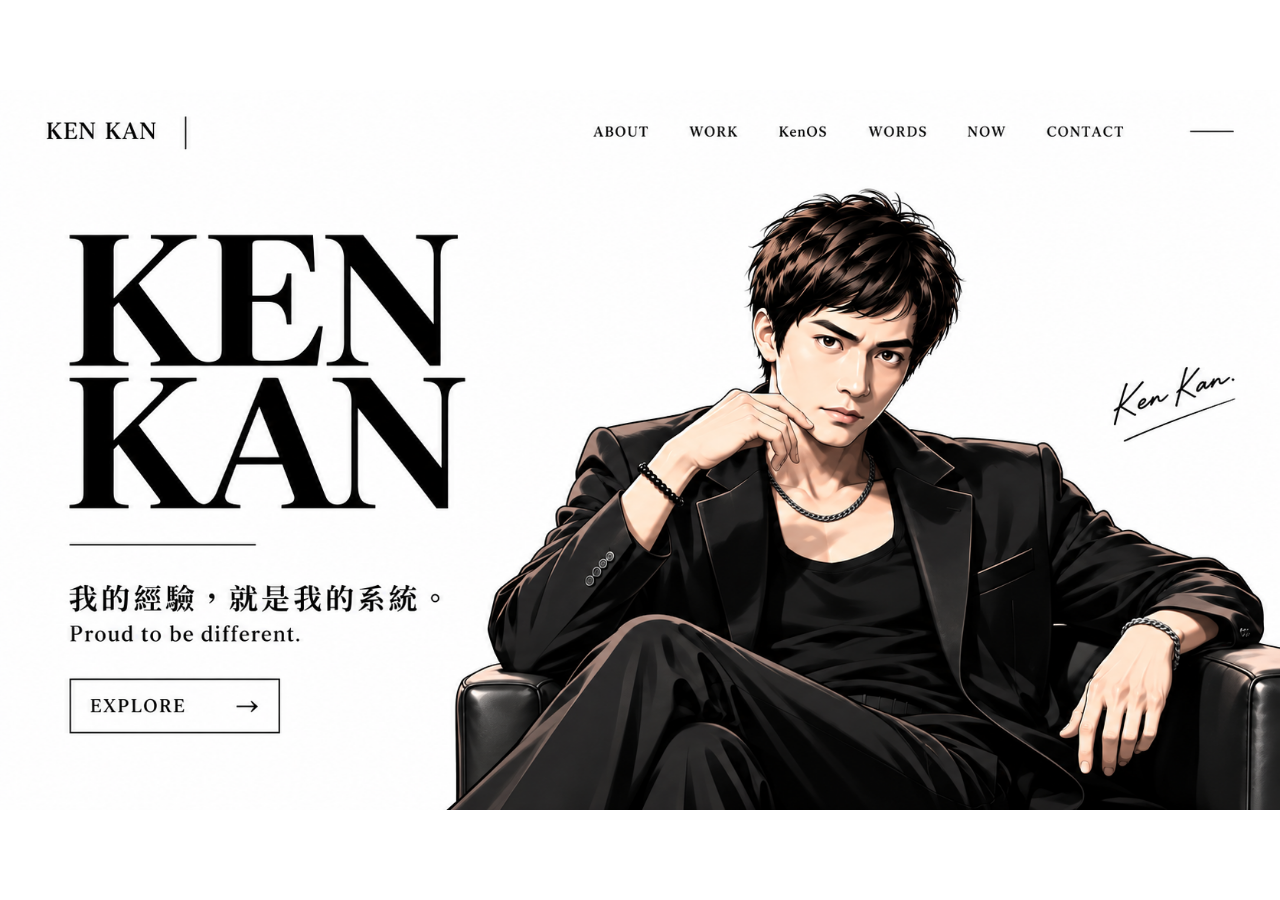
<file: index.html>
<!doctype html><html lang="en"><head><meta charset="utf-8"><meta name="viewport" content="width=device-width,initial-scale=1"><meta name="theme-color" content="#ffffff"><title>Ken Kan</title><meta name="description" content="Ken Kan — Built on Standards, not on Approval."><style>
*{box-sizing:border-box}html,body{margin:0;width:100%;height:100%;background:#fff;overflow:hidden}
.hero-stage{position:fixed;inset:0;display:grid;place-items:center;background:#fff;overflow:hidden}
.hero-canvas{position:relative;width:min(100vw,calc(100vh * 1672 / 941));height:min(100vh,calc(100vw * 941 / 1672));aspect-ratio:1672/941}
.hero-image{display:block;width:100%;height:100%;object-fit:contain;user-select:none;-webkit-user-drag:none}
.hotspot{position:absolute;display:block;background:transparent;border:0;text-decoration:none;cursor:pointer}
.home{left:2.2%;top:2.1%;width:12.5%;height:7%}
.about{left:45.3%;top:1.7%;width:6.2%;height:6.8%}
.work{left:52.6%;top:1.7%;width:6%;height:6.8%}
.kenos{left:59.5%;top:1.7%;width:6.3%;height:6.8%}
.words{left:66.8%;top:1.7%;width:6.5%;height:6.8%}
.now{left:74.2%;top:1.7%;width:5%;height:6.8%}
.contact{left:80.2%;top:1.7%;width:8%;height:6.8%}
.explore{left:5.1%;top:79.2%;width:17%;height:9.5%}
.sr-only{position:absolute!important;width:1px!important;height:1px!important;padding:0!important;margin:-1px!important;overflow:hidden!important;clip:rect(0,0,0,0)!important;white-space:nowrap!important;border:0!important}
@media(max-aspect-ratio:1/1){body{overflow:auto}.hero-stage{position:relative;min-height:100svh}}
</style></head><body><main class="hero-stage"><div class="hero-canvas"><img class="hero-image" src="homepage-master.png" alt="Ken Kan — Built on Standards, not on Approval" width="1672" height="941"><h1 class="sr-only">Ken Kan</h1><p class="sr-only">Built on Standards, not on Approval.</p>
<a class="hotspot home" href="index.html" aria-label="Ken Kan home"></a>
<a class="hotspot about" href="about.html" aria-label="About"></a>
<a class="hotspot work" href="work.html" aria-label="Work"></a>
<a class="hotspot kenos" href="kenos.html" aria-label="KenOS"></a>
<a class="hotspot words" href="words.html" aria-label="Words"></a>
<a class="hotspot now" href="now.html" aria-label="Now"></a>
<a class="hotspot contact" href="contact.html" aria-label="Contact"></a>
<a class="hotspot explore" href="about.html" aria-label="Explore"></a>
</div></main></body></html>
</file>
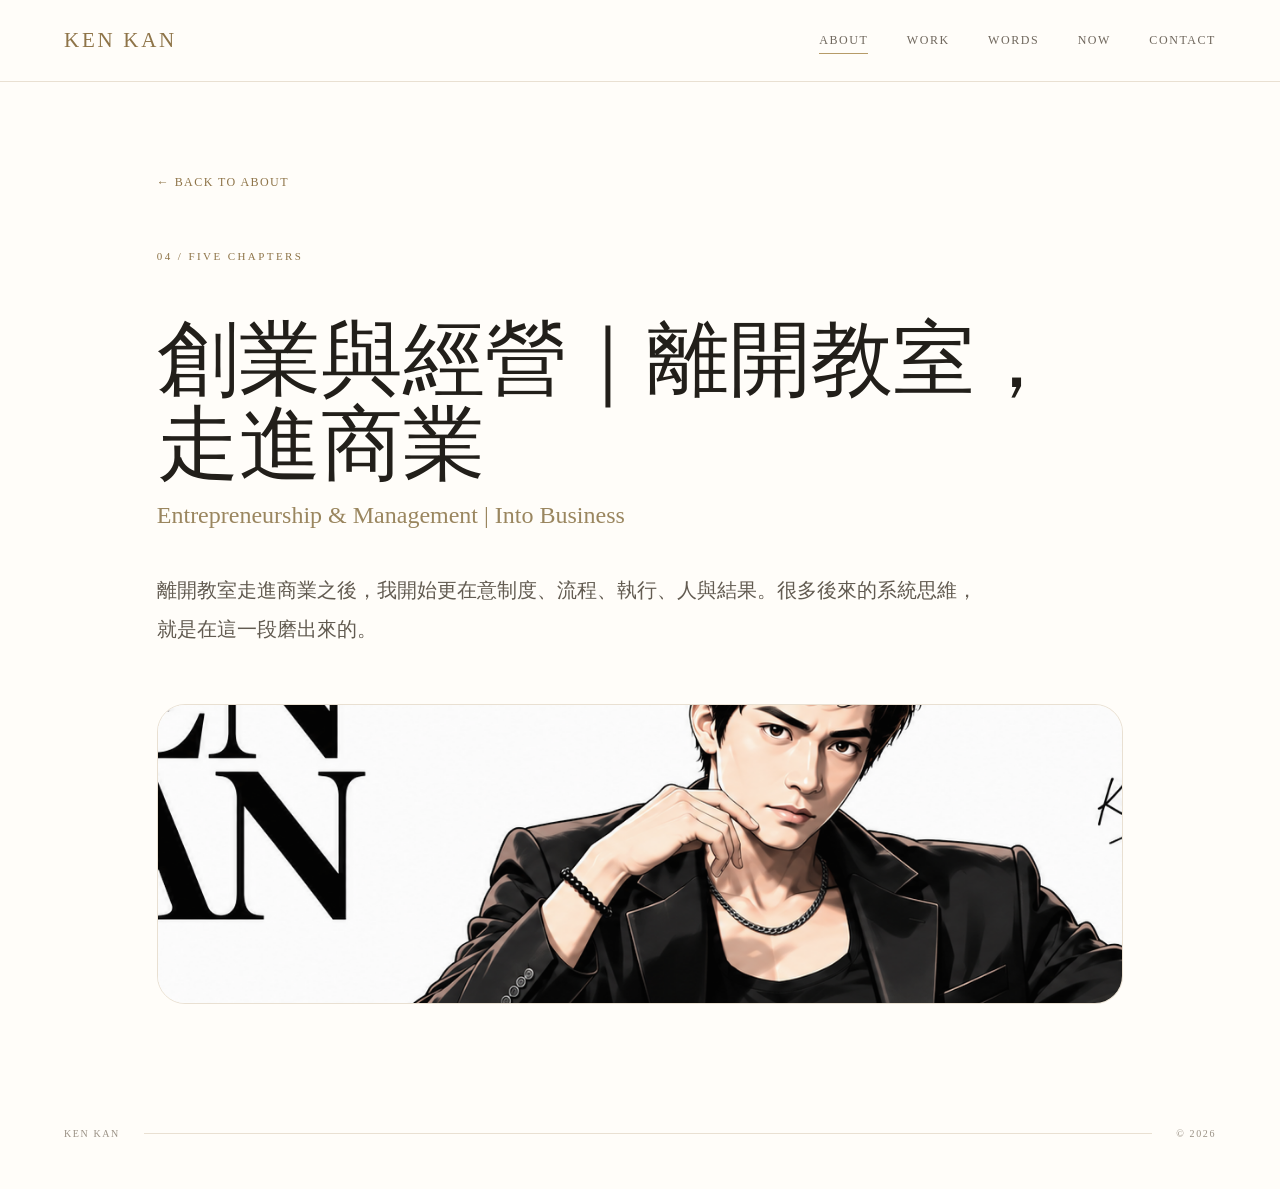
<file: about-business.html>
<!doctype html><html lang="zh-Hant"><head><meta charset="utf-8"><meta name="viewport" content="width=device-width,initial-scale=1"><meta name="theme-color" content="#fffdf9"><title>創業與經營｜離開教室，走進商業 — Ken Kan</title><meta name="description" content="Ken Kan — experience, systems, work, words and what comes next."><link rel="stylesheet" href="assets/light.css"></head><body class="light-page"><header class="light-header"><a class="light-brand" href="index.html">KEN KAN</a><nav class="light-nav">
<a class="active" href="about.html">ABOUT</a>
<a class="" href="work.html">WORK</a>
<a class="" href="words.html">WORDS</a>
<a class="" href="now.html">NOW</a>
<a class="" href="contact.html">CONTACT</a>
</nav></header><main class="chapter-page"><a class="back" href="about.html">← BACK TO ABOUT</a><div class="section-no" style="margin-top:60px">04 / FIVE CHAPTERS</div><h1>創業與經營｜離開教室，走進商業</h1><h2>Entrepreneurship & Management | Into Business</h2><p class="intro">離開教室走進商業之後，我開始更在意制度、流程、執行、人與結果。很多後來的系統思維，就是在這一段磨出來的。</p><div class="chapter-visual"><div class="cartoon-frame" style="width:100%;height:100%;aspect-ratio:auto;border-radius:0"><img src="homepage-master.png" alt="" style="width:150%;height:100%;object-fit:cover;object-position:78% 50%;transform:translateX(-22%)"></div></div></main><footer class="light-footer"><div>KEN KAN</div><div class="rule"></div><div>© 2026</div></footer></body></html>
</file>
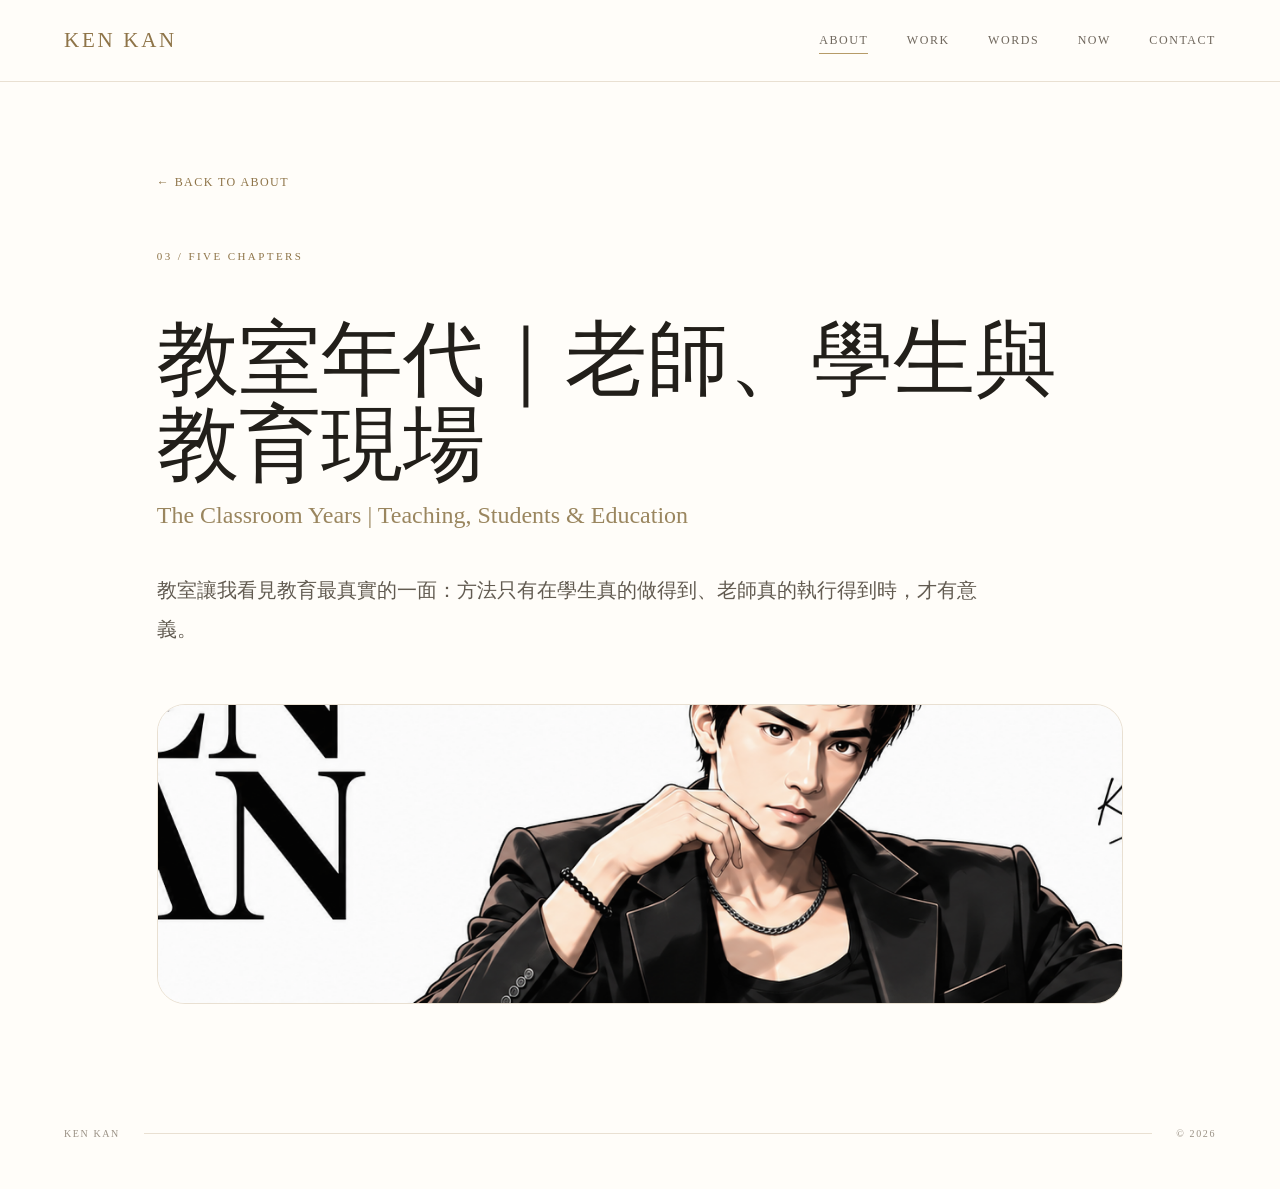
<file: about-classroom.html>
<!doctype html><html lang="zh-Hant"><head><meta charset="utf-8"><meta name="viewport" content="width=device-width,initial-scale=1"><meta name="theme-color" content="#fffdf9"><title>教室年代｜老師、學生與教育現場 — Ken Kan</title><meta name="description" content="Ken Kan — experience, systems, work, words and what comes next."><link rel="stylesheet" href="assets/light.css"></head><body class="light-page"><header class="light-header"><a class="light-brand" href="index.html">KEN KAN</a><nav class="light-nav">
<a class="active" href="about.html">ABOUT</a>
<a class="" href="work.html">WORK</a>
<a class="" href="words.html">WORDS</a>
<a class="" href="now.html">NOW</a>
<a class="" href="contact.html">CONTACT</a>
</nav></header><main class="chapter-page"><a class="back" href="about.html">← BACK TO ABOUT</a><div class="section-no" style="margin-top:60px">03 / FIVE CHAPTERS</div><h1>教室年代｜老師、學生與教育現場</h1><h2>The Classroom Years | Teaching, Students & Education</h2><p class="intro">教室讓我看見教育最真實的一面：方法只有在學生真的做得到、老師真的執行得到時，才有意義。</p><div class="chapter-visual"><div class="cartoon-frame" style="width:100%;height:100%;aspect-ratio:auto;border-radius:0"><img src="homepage-master.png" alt="" style="width:150%;height:100%;object-fit:cover;object-position:78% 50%;transform:translateX(-22%)"></div></div></main><footer class="light-footer"><div>KEN KAN</div><div class="rule"></div><div>© 2026</div></footer></body></html>
</file>
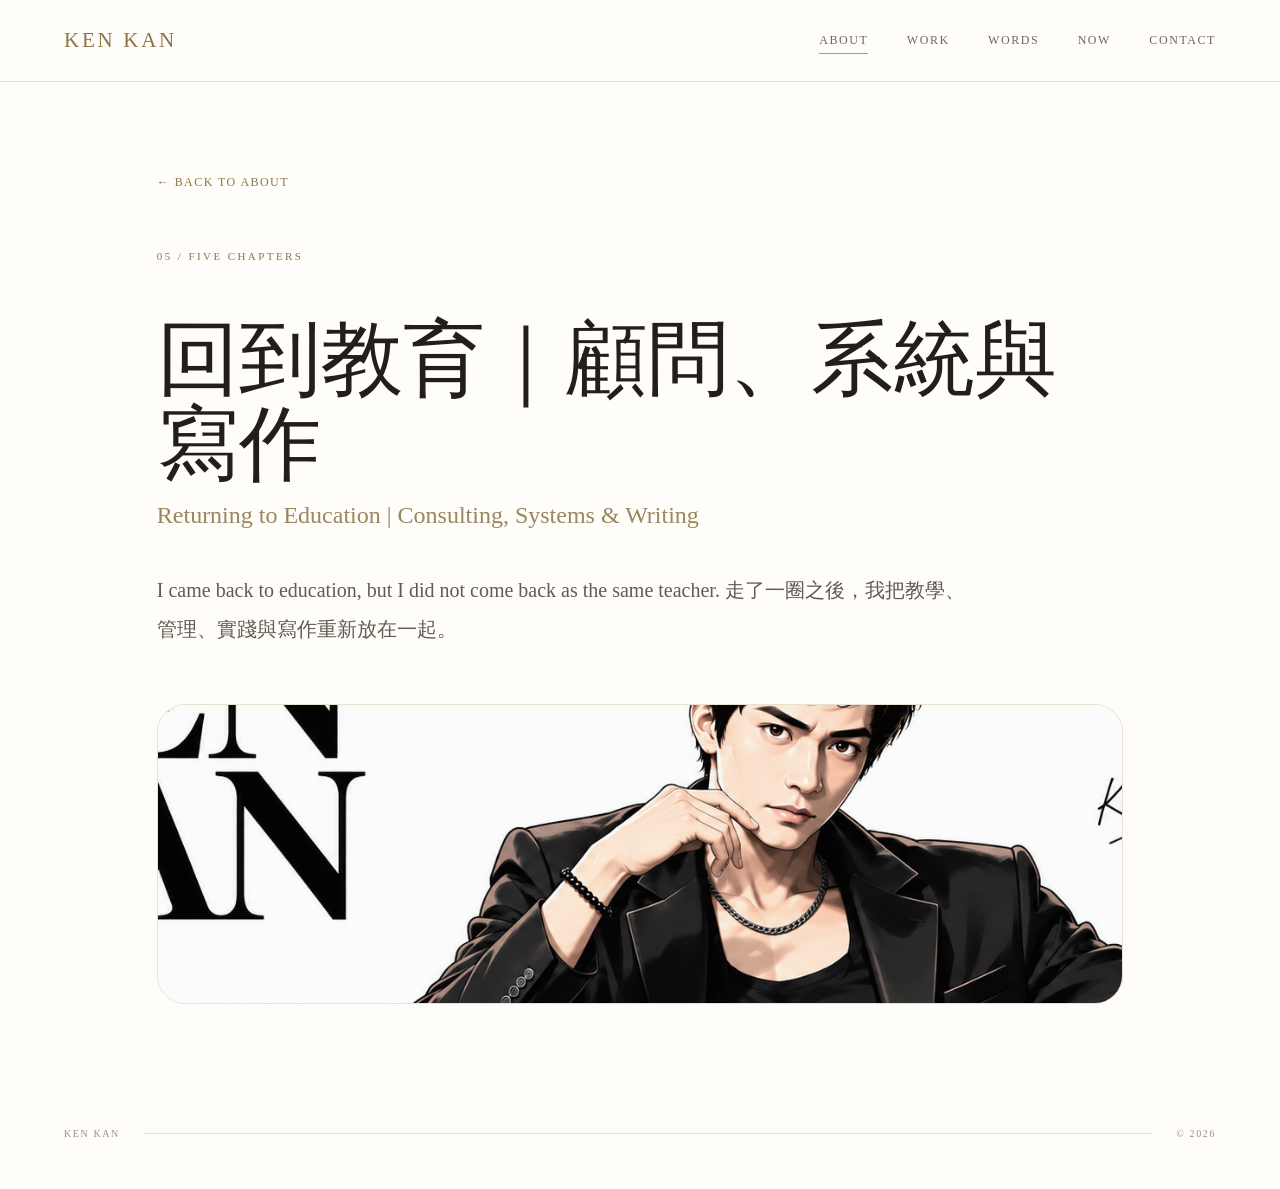
<file: about-return.html>
<!doctype html><html lang="zh-Hant"><head><meta charset="utf-8"><meta name="viewport" content="width=device-width,initial-scale=1"><meta name="theme-color" content="#fffdf9"><title>回到教育｜顧問、系統與寫作 — Ken Kan</title><meta name="description" content="Ken Kan — experience, systems, work, words and what comes next."><link rel="stylesheet" href="assets/light.css"></head><body class="light-page"><header class="light-header"><a class="light-brand" href="index.html">KEN KAN</a><nav class="light-nav">
<a class="active" href="about.html">ABOUT</a>
<a class="" href="work.html">WORK</a>
<a class="" href="words.html">WORDS</a>
<a class="" href="now.html">NOW</a>
<a class="" href="contact.html">CONTACT</a>
</nav></header><main class="chapter-page"><a class="back" href="about.html">← BACK TO ABOUT</a><div class="section-no" style="margin-top:60px">05 / FIVE CHAPTERS</div><h1>回到教育｜顧問、系統與寫作</h1><h2>Returning to Education | Consulting, Systems & Writing</h2><p class="intro">I came back to education, but I did not come back as the same teacher. 走了一圈之後，我把教學、管理、實踐與寫作重新放在一起。</p><div class="chapter-visual"><div class="cartoon-frame" style="width:100%;height:100%;aspect-ratio:auto;border-radius:0"><img src="homepage-master.png" alt="" style="width:150%;height:100%;object-fit:cover;object-position:78% 50%;transform:translateX(-22%)"></div></div></main><footer class="light-footer"><div>KEN KAN</div><div class="rule"></div><div>© 2026</div></footer></body></html>
</file>
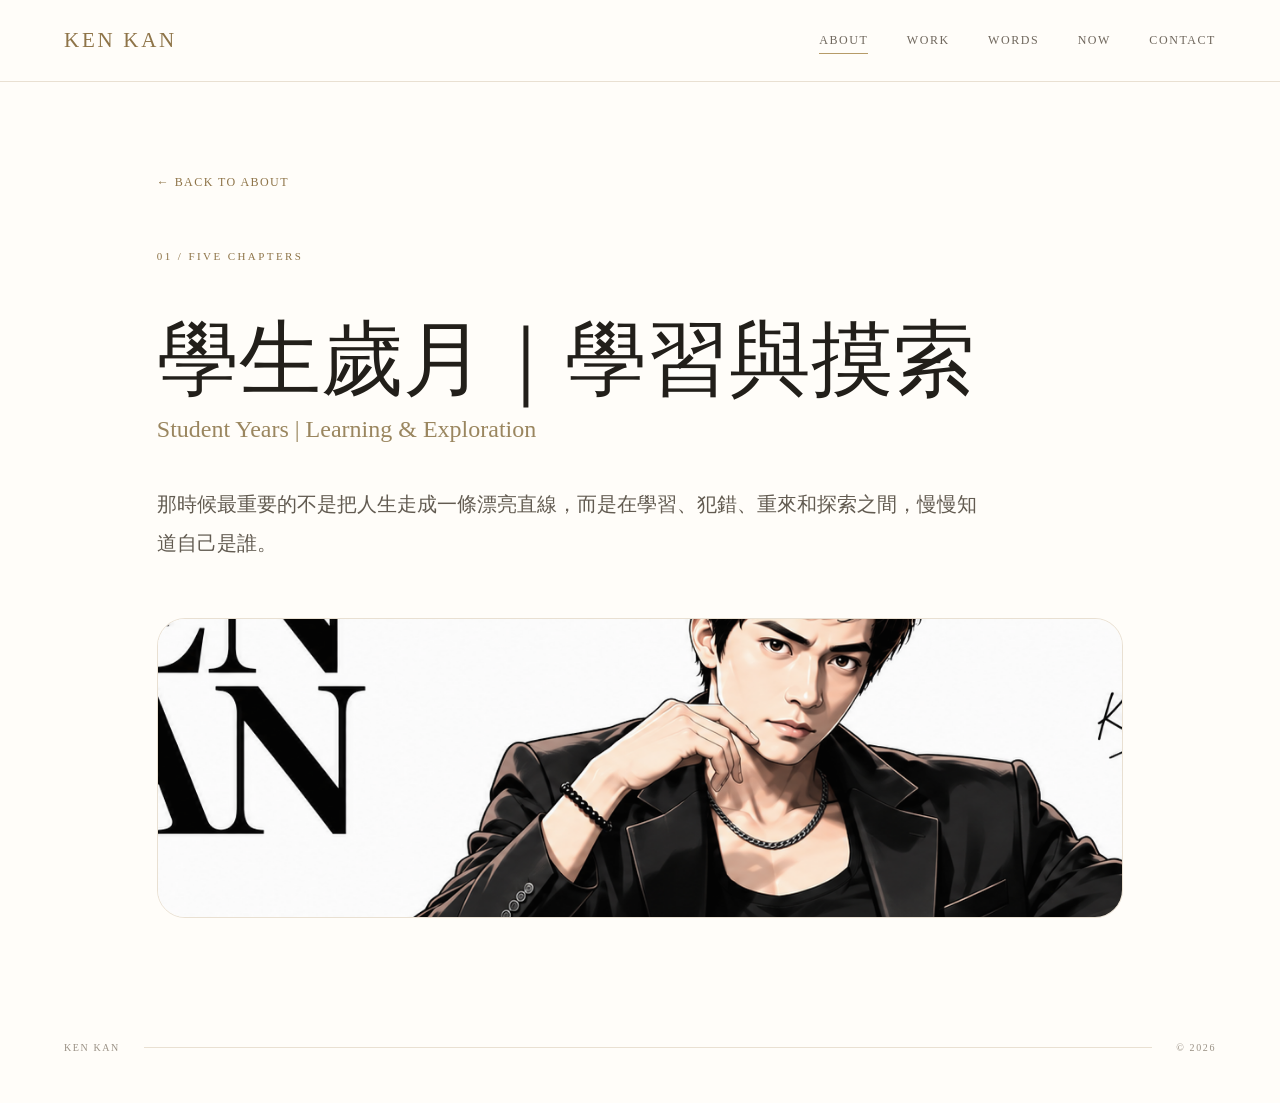
<file: about-student.html>
<!doctype html><html lang="zh-Hant"><head><meta charset="utf-8"><meta name="viewport" content="width=device-width,initial-scale=1"><meta name="theme-color" content="#fffdf9"><title>學生歲月｜學習與摸索 — Ken Kan</title><meta name="description" content="Ken Kan — experience, systems, work, words and what comes next."><link rel="stylesheet" href="assets/light.css"></head><body class="light-page"><header class="light-header"><a class="light-brand" href="index.html">KEN KAN</a><nav class="light-nav">
<a class="active" href="about.html">ABOUT</a>
<a class="" href="work.html">WORK</a>
<a class="" href="words.html">WORDS</a>
<a class="" href="now.html">NOW</a>
<a class="" href="contact.html">CONTACT</a>
</nav></header><main class="chapter-page"><a class="back" href="about.html">← BACK TO ABOUT</a><div class="section-no" style="margin-top:60px">01 / FIVE CHAPTERS</div><h1>學生歲月｜學習與摸索</h1><h2>Student Years | Learning & Exploration</h2><p class="intro">那時候最重要的不是把人生走成一條漂亮直線，而是在學習、犯錯、重來和探索之間，慢慢知道自己是誰。</p><div class="chapter-visual"><div class="cartoon-frame" style="width:100%;height:100%;aspect-ratio:auto;border-radius:0"><img src="homepage-master.png" alt="" style="width:150%;height:100%;object-fit:cover;object-position:78% 50%;transform:translateX(-22%)"></div></div></main><footer class="light-footer"><div>KEN KAN</div><div class="rule"></div><div>© 2026</div></footer></body></html>
</file>
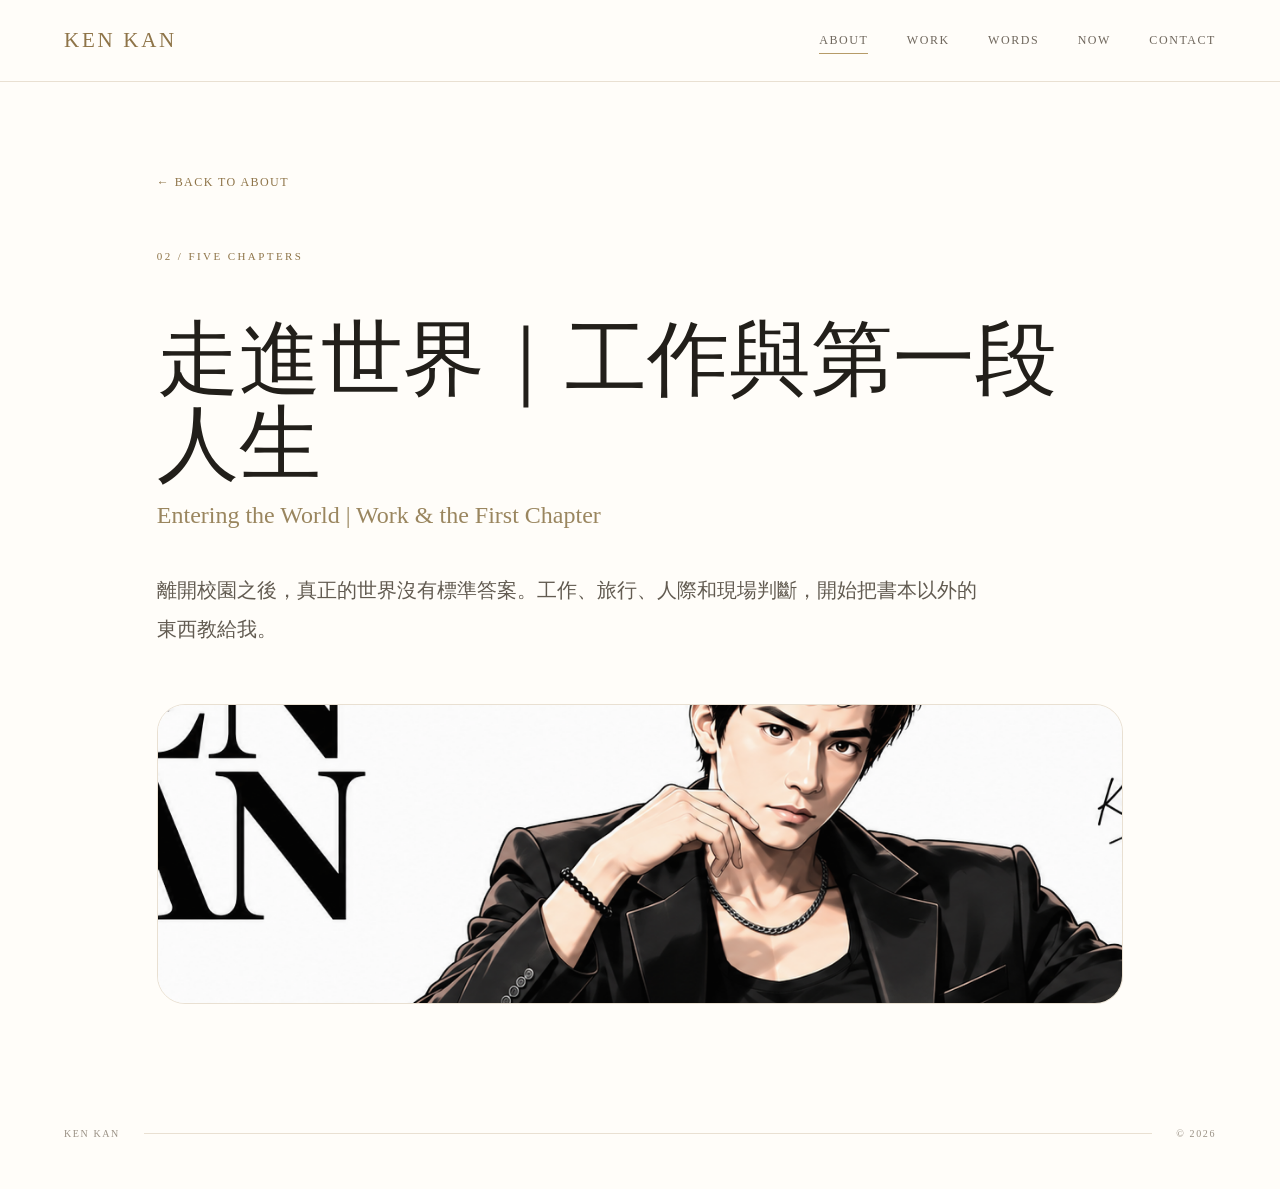
<file: about-world.html>
<!doctype html><html lang="zh-Hant"><head><meta charset="utf-8"><meta name="viewport" content="width=device-width,initial-scale=1"><meta name="theme-color" content="#fffdf9"><title>走進世界｜工作與第一段人生 — Ken Kan</title><meta name="description" content="Ken Kan — experience, systems, work, words and what comes next."><link rel="stylesheet" href="assets/light.css"></head><body class="light-page"><header class="light-header"><a class="light-brand" href="index.html">KEN KAN</a><nav class="light-nav">
<a class="active" href="about.html">ABOUT</a>
<a class="" href="work.html">WORK</a>
<a class="" href="words.html">WORDS</a>
<a class="" href="now.html">NOW</a>
<a class="" href="contact.html">CONTACT</a>
</nav></header><main class="chapter-page"><a class="back" href="about.html">← BACK TO ABOUT</a><div class="section-no" style="margin-top:60px">02 / FIVE CHAPTERS</div><h1>走進世界｜工作與第一段人生</h1><h2>Entering the World | Work & the First Chapter</h2><p class="intro">離開校園之後，真正的世界沒有標準答案。工作、旅行、人際和現場判斷，開始把書本以外的東西教給我。</p><div class="chapter-visual"><div class="cartoon-frame" style="width:100%;height:100%;aspect-ratio:auto;border-radius:0"><img src="homepage-master.png" alt="" style="width:150%;height:100%;object-fit:cover;object-position:78% 50%;transform:translateX(-22%)"></div></div></main><footer class="light-footer"><div>KEN KAN</div><div class="rule"></div><div>© 2026</div></footer></body></html>
</file>
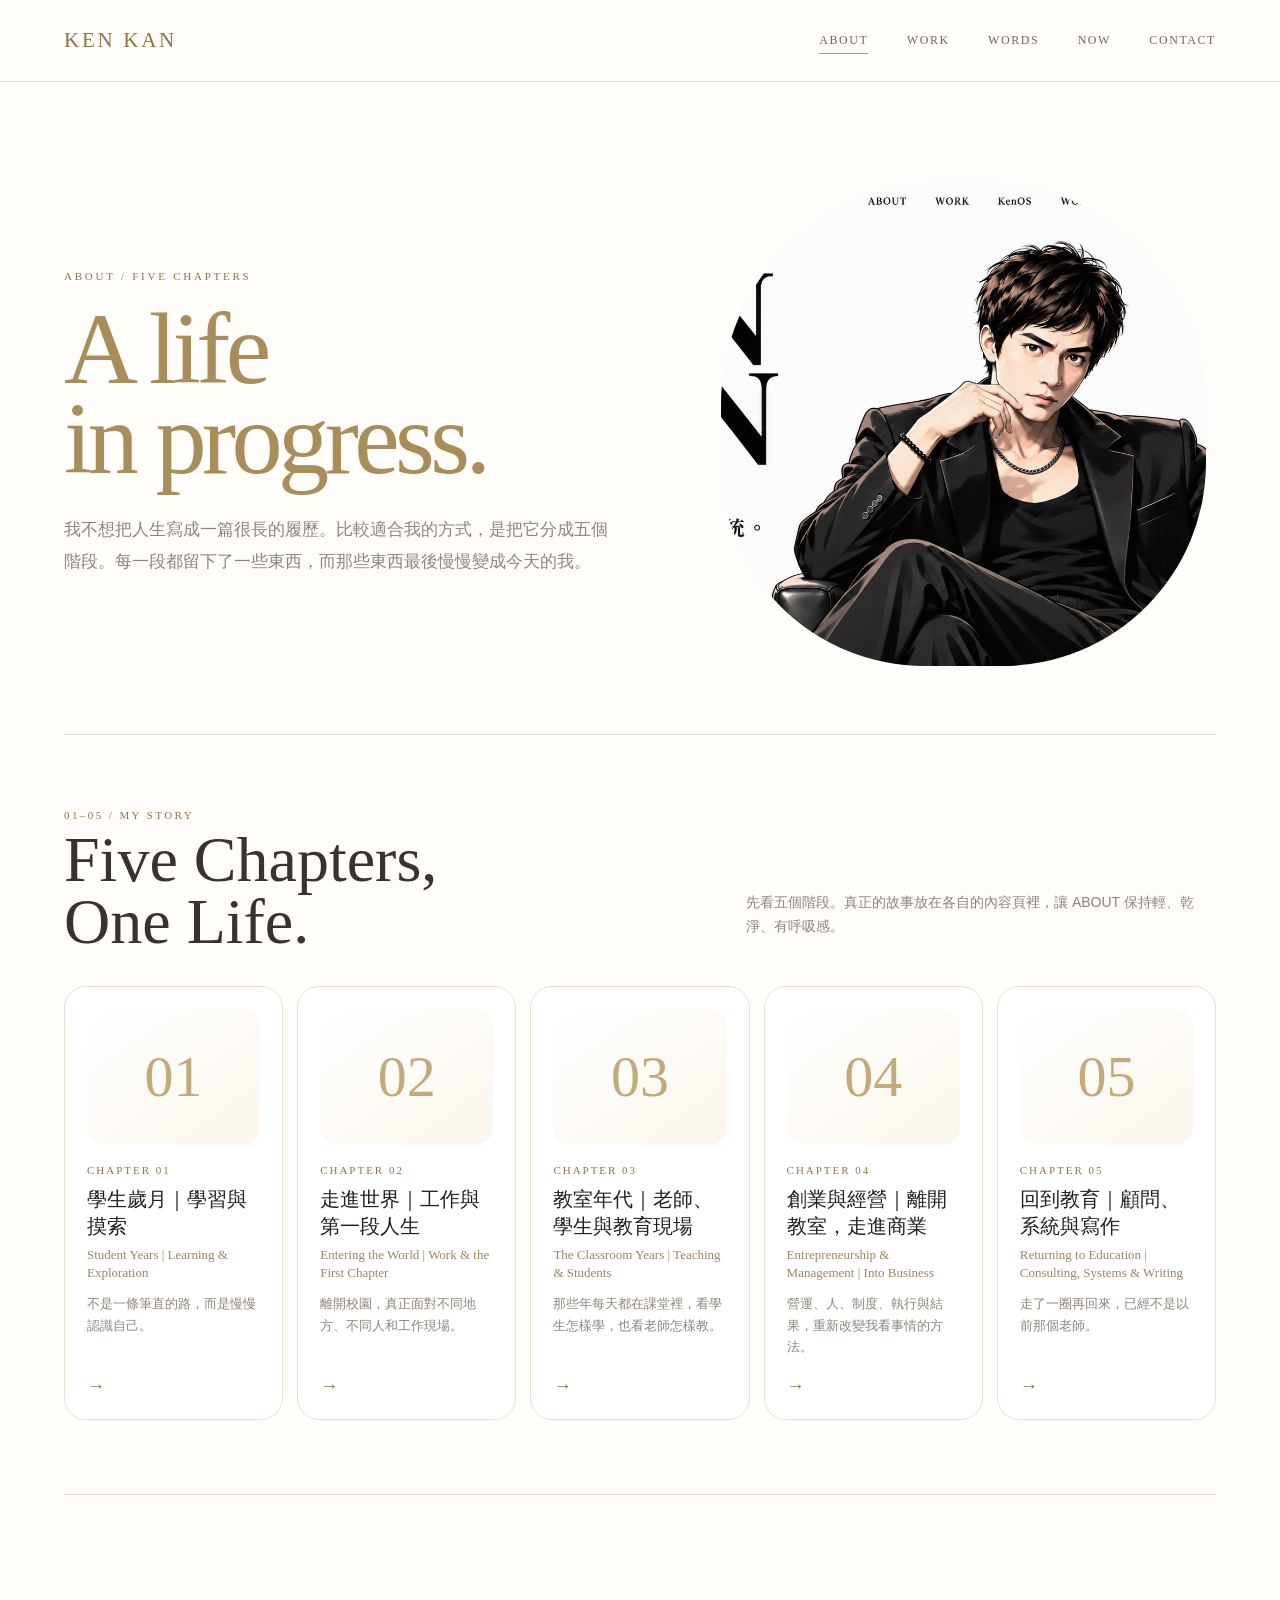
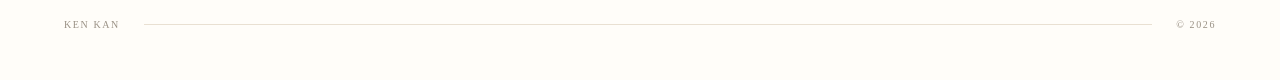
<file: about.html>
<!doctype html><html lang="zh-Hant"><head><meta charset="utf-8"><meta name="viewport" content="width=device-width,initial-scale=1"><meta name="theme-color" content="#fffdf9"><title>About — Ken Kan</title><meta name="description" content="Ken Kan — experience, systems, work, words and what comes next."><link rel="stylesheet" href="assets/light.css"></head><body class="light-page"><header class="light-header"><a class="light-brand" href="index.html">KEN KAN</a><nav class="light-nav">
<a class="active" href="about.html">ABOUT</a>
<a class="" href="work.html">WORK</a>
<a class="" href="words.html">WORDS</a>
<a class="" href="now.html">NOW</a>
<a class="" href="contact.html">CONTACT</a>
</nav></header><main class="light-shell">
<section class="light-hero"><div><p class="light-kicker">ABOUT / FIVE CHAPTERS</p><h1>A life<br>in progress.</h1><p class="lead">我不想把人生寫成一篇很長的履歷。比較適合我的方式，是把它分成五個階段。每一段都留下了一些東西，而那些東西最後慢慢變成今天的我。</p></div><div class="cartoon-portrait" aria-hidden="true"><div class="cartoon-frame"><img src="homepage-master.png" alt=""></div></div></section>
<section class="light-section"><div class="section-top"><div><div class="section-no">01–05 / MY STORY</div><h2>Five Chapters,<br>One Life.</h2></div><p class="section-note">先看五個階段。真正的故事放在各自的內容頁裡，讓 ABOUT 保持輕、乾淨、有呼吸感。</p></div>
<div class="chapter-grid">
<a class="chapter-card" href="about-student.html"><div class="mini-art"><span>01</span></div><span class="n">CHAPTER 01</span><h3>學生歲月｜學習與摸索</h3><h4>Student Years | Learning & Exploration</h4><p>不是一條筆直的路，而是慢慢認識自己。</p><span class="go">→</span></a>
<a class="chapter-card" href="about-world.html"><div class="mini-art"><span>02</span></div><span class="n">CHAPTER 02</span><h3>走進世界｜工作與第一段人生</h3><h4>Entering the World | Work & the First Chapter</h4><p>離開校園，真正面對不同地方、不同人和工作現場。</p><span class="go">→</span></a>
<a class="chapter-card" href="about-classroom.html"><div class="mini-art"><span>03</span></div><span class="n">CHAPTER 03</span><h3>教室年代｜老師、學生與教育現場</h3><h4>The Classroom Years | Teaching & Students</h4><p>那些年每天都在課堂裡，看學生怎樣學，也看老師怎樣教。</p><span class="go">→</span></a>
<a class="chapter-card" href="about-business.html"><div class="mini-art"><span>04</span></div><span class="n">CHAPTER 04</span><h3>創業與經營｜離開教室，走進商業</h3><h4>Entrepreneurship & Management | Into Business</h4><p>營運、人、制度、執行與結果，重新改變我看事情的方法。</p><span class="go">→</span></a>
<a class="chapter-card" href="about-return.html"><div class="mini-art"><span>05</span></div><span class="n">CHAPTER 05</span><h3>回到教育｜顧問、系統與寫作</h3><h4>Returning to Education | Consulting, Systems & Writing</h4><p>走了一圈再回來，已經不是以前那個老師。</p><span class="go">→</span></a>
</div></section></main><footer class="light-footer"><div>KEN KAN</div><div class="rule"></div><div>© 2026</div></footer></body></html>
</file>
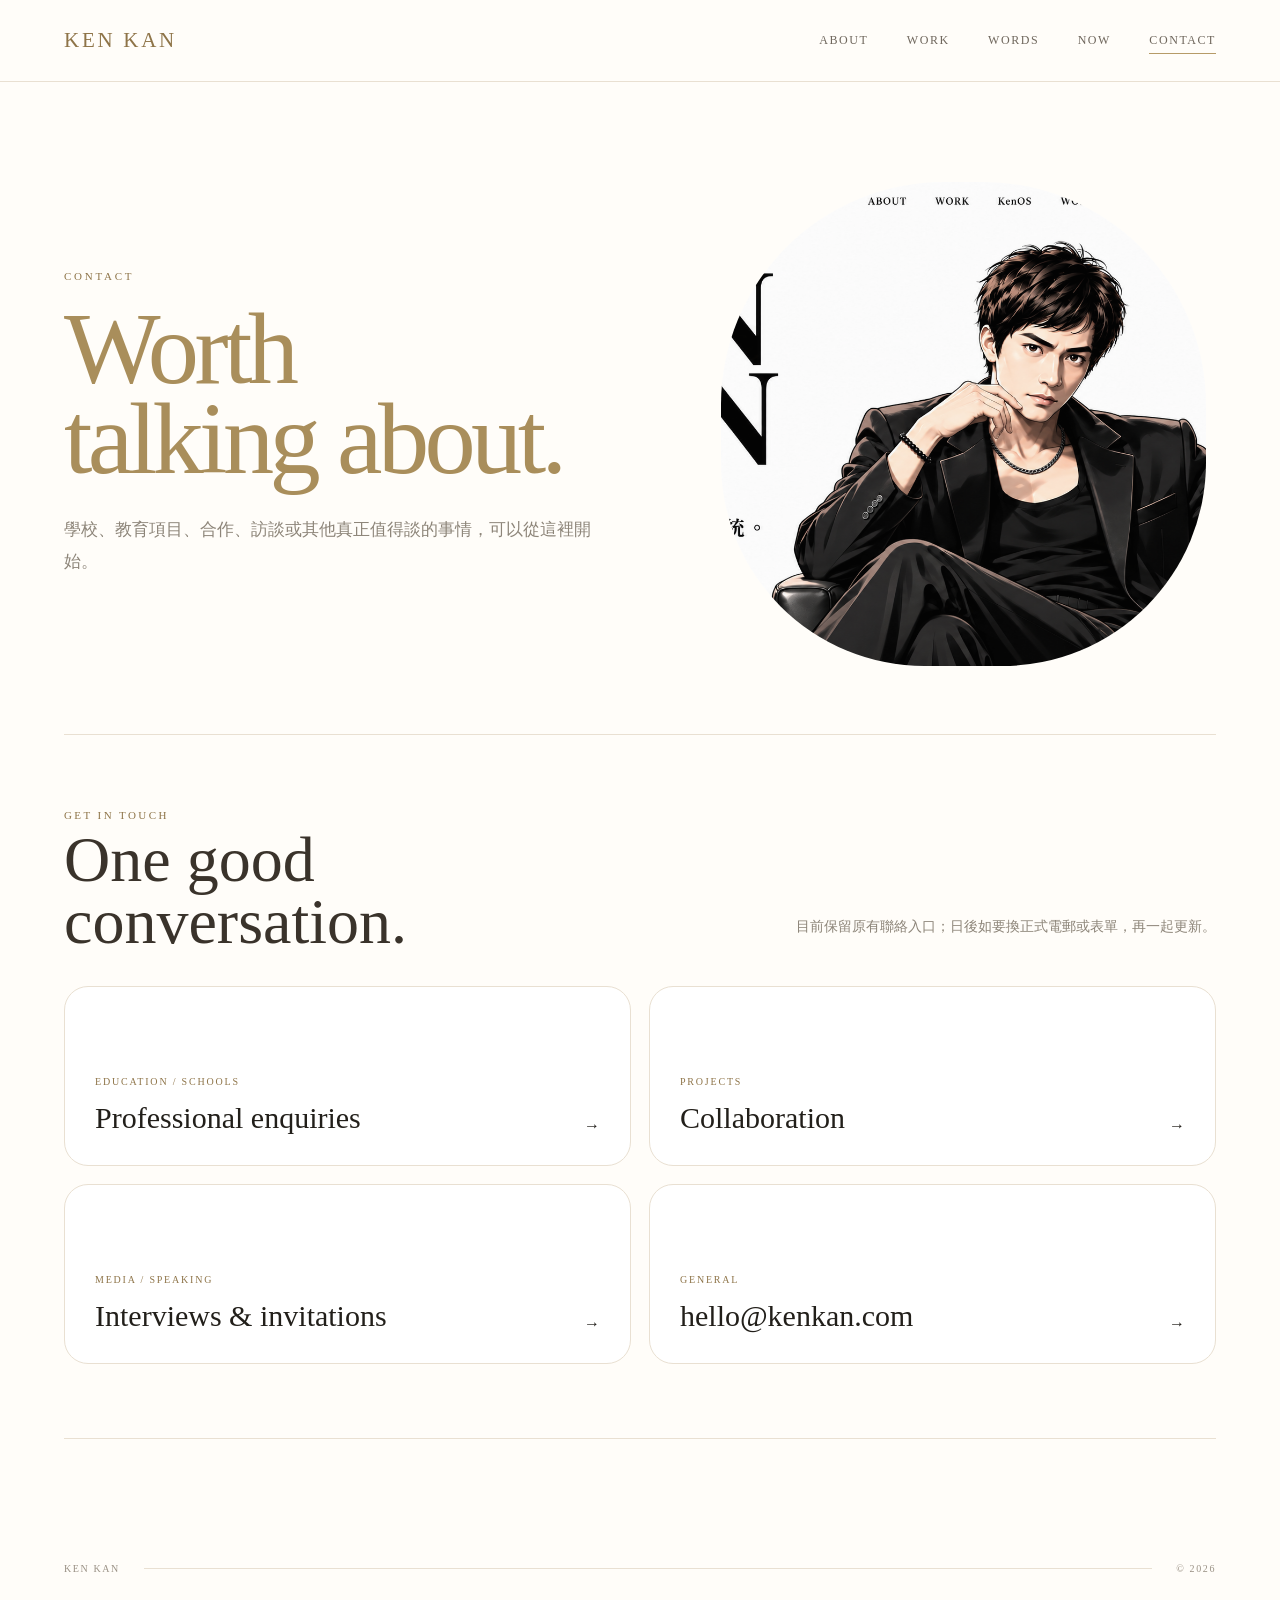
<file: contact.html>
<!doctype html><html lang="zh-Hant"><head><meta charset="utf-8"><meta name="viewport" content="width=device-width,initial-scale=1"><meta name="theme-color" content="#fffdf9"><title>Contact — Ken Kan</title><meta name="description" content="Ken Kan — experience, systems, work, words and what comes next."><link rel="stylesheet" href="assets/light.css"></head><body class="light-page"><header class="light-header"><a class="light-brand" href="index.html">KEN KAN</a><nav class="light-nav">
<a class="" href="about.html">ABOUT</a>
<a class="" href="work.html">WORK</a>
<a class="" href="words.html">WORDS</a>
<a class="" href="now.html">NOW</a>
<a class="active" href="contact.html">CONTACT</a>
</nav></header><main class="light-shell"><section class="light-hero"><div><p class="light-kicker">CONTACT</p><h1>Worth<br>talking about.</h1><p class="lead">學校、教育項目、合作、訪談或其他真正值得談的事情，可以從這裡開始。</p></div><div class="cartoon-portrait" aria-hidden="true"><div class="cartoon-frame"><img src="homepage-master.png" alt=""></div></div></section>
<section class="light-section"><div class="section-top"><div><div class="section-no">GET IN TOUCH</div><h2>One good<br>conversation.</h2></div><p class="section-note">目前保留原有聯絡入口；日後如要換正式電郵或表單，再一起更新。</p></div>
<div class="contact-grid">
<a class="contact-card" href="mailto:hello@kenkan.com"><div><span>EDUCATION / SCHOOLS</span><strong>Professional enquiries</strong></div><b>→</b></a>
<a class="contact-card" href="mailto:hello@kenkan.com"><div><span>PROJECTS</span><strong>Collaboration</strong></div><b>→</b></a>
<a class="contact-card" href="mailto:hello@kenkan.com"><div><span>MEDIA / SPEAKING</span><strong>Interviews & invitations</strong></div><b>→</b></a>
<a class="contact-card" href="mailto:hello@kenkan.com"><div><span>GENERAL</span><strong>hello@kenkan.com</strong></div><b>→</b></a>
</div></section></main><footer class="light-footer"><div>KEN KAN</div><div class="rule"></div><div>© 2026</div></footer></body></html>
</file>
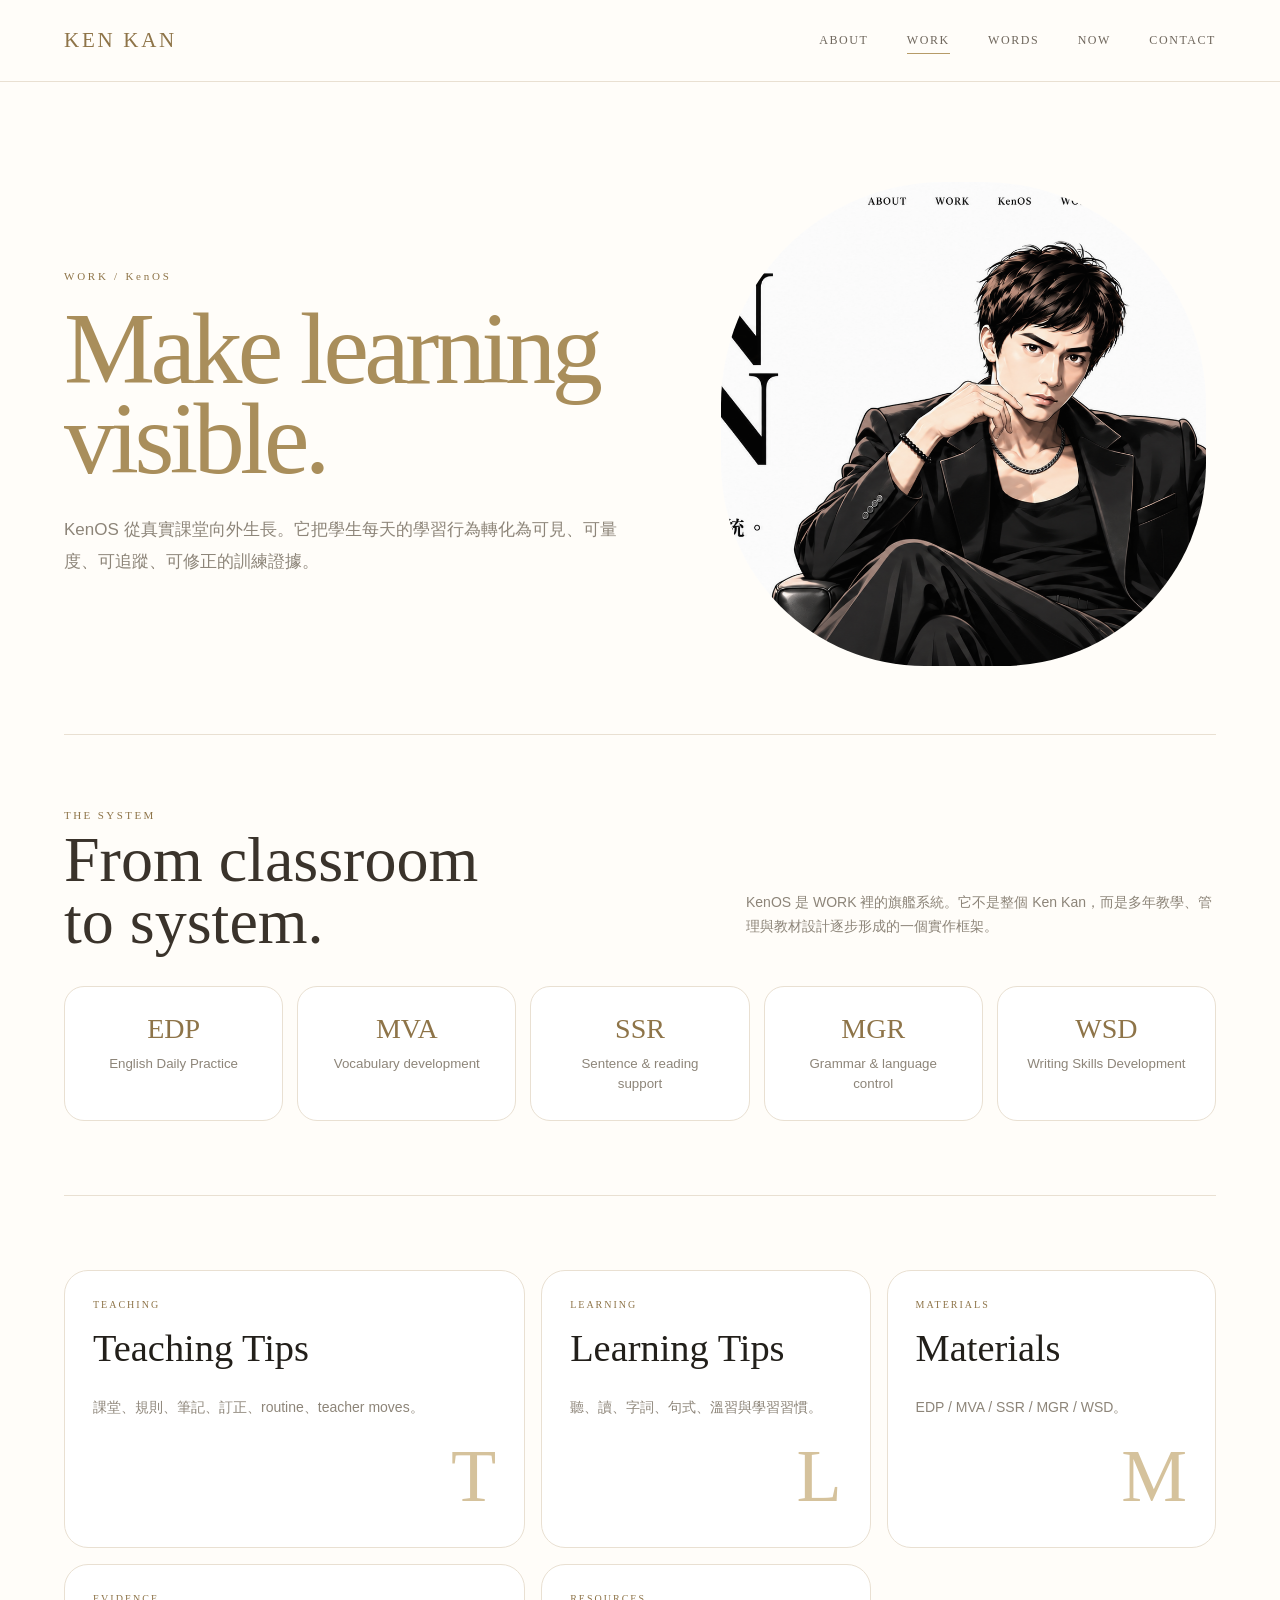
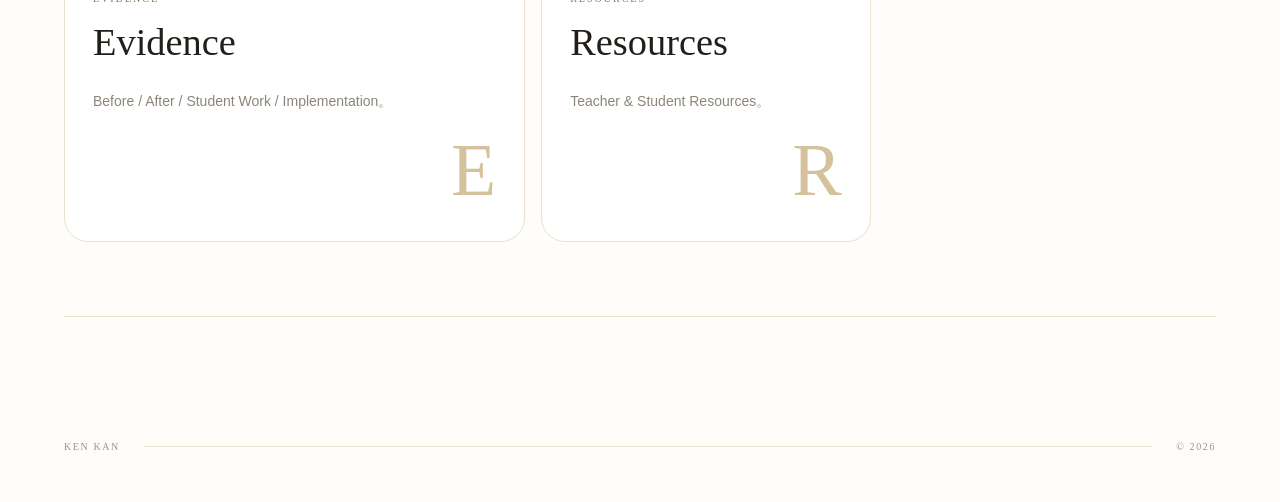
<file: kenos.html>
<!doctype html><html lang="zh-Hant"><head><meta charset="utf-8"><meta name="viewport" content="width=device-width,initial-scale=1"><meta name="theme-color" content="#fffdf9"><title>KenOS — Ken Kan</title><meta name="description" content="Ken Kan — experience, systems, work, words and what comes next."><link rel="stylesheet" href="assets/light.css"></head><body class="light-page"><header class="light-header"><a class="light-brand" href="index.html">KEN KAN</a><nav class="light-nav">
<a class="" href="about.html">ABOUT</a>
<a class="active" href="work.html">WORK</a>
<a class="" href="words.html">WORDS</a>
<a class="" href="now.html">NOW</a>
<a class="" href="contact.html">CONTACT</a>
</nav></header><main class="light-shell"><section class="light-hero"><div><p class="light-kicker">WORK / KenOS</p><h1>Make learning<br>visible.</h1><p class="lead">KenOS 從真實課堂向外生長。它把學生每天的學習行為轉化為可見、可量度、可追蹤、可修正的訓練證據。</p></div><div class="cartoon-portrait" aria-hidden="true"><div class="cartoon-frame"><img src="homepage-master.png" alt=""></div></div></section>
<section class="light-section"><div class="section-top"><div><div class="section-no">THE SYSTEM</div><h2>From classroom<br>to system.</h2></div><p class="section-note">KenOS 是 WORK 裡的旗艦系統。它不是整個 Ken Kan，而是多年教學、管理與教材設計逐步形成的一個實作框架。</p></div>
<div class="kenos-map">
<div class="kenos-node"><strong>EDP</strong><small>English Daily Practice</small></div>
<div class="kenos-node"><strong>MVA</strong><small>Vocabulary development</small></div>
<div class="kenos-node"><strong>SSR</strong><small>Sentence & reading support</small></div>
<div class="kenos-node"><strong>MGR</strong><small>Grammar & language control</small></div>
<div class="kenos-node"><strong>WSD</strong><small>Writing Skills Development</small></div>
</div></section>
<section class="light-section"><div class="work-grid">
<a class="work-card" href="#"><span class="tag">TEACHING</span><h3>Teaching Tips</h3><p>課堂、規則、筆記、訂正、routine、teacher moves。</p><span class="mark">T</span></a>
<a class="work-card" href="#"><span class="tag">LEARNING</span><h3>Learning Tips</h3><p>聽、讀、字詞、句式、溫習與學習習慣。</p><span class="mark">L</span></a>
<a class="work-card" href="#"><span class="tag">MATERIALS</span><h3>Materials</h3><p>EDP / MVA / SSR / MGR / WSD。</p><span class="mark">M</span></a>
<a class="work-card" href="#"><span class="tag">EVIDENCE</span><h3>Evidence</h3><p>Before / After / Student Work / Implementation。</p><span class="mark">E</span></a>
<a class="work-card" href="#"><span class="tag">RESOURCES</span><h3>Resources</h3><p>Teacher & Student Resources。</p><span class="mark">R</span></a>
</div></section></main><footer class="light-footer"><div>KEN KAN</div><div class="rule"></div><div>© 2026</div></footer></body></html>
</file>
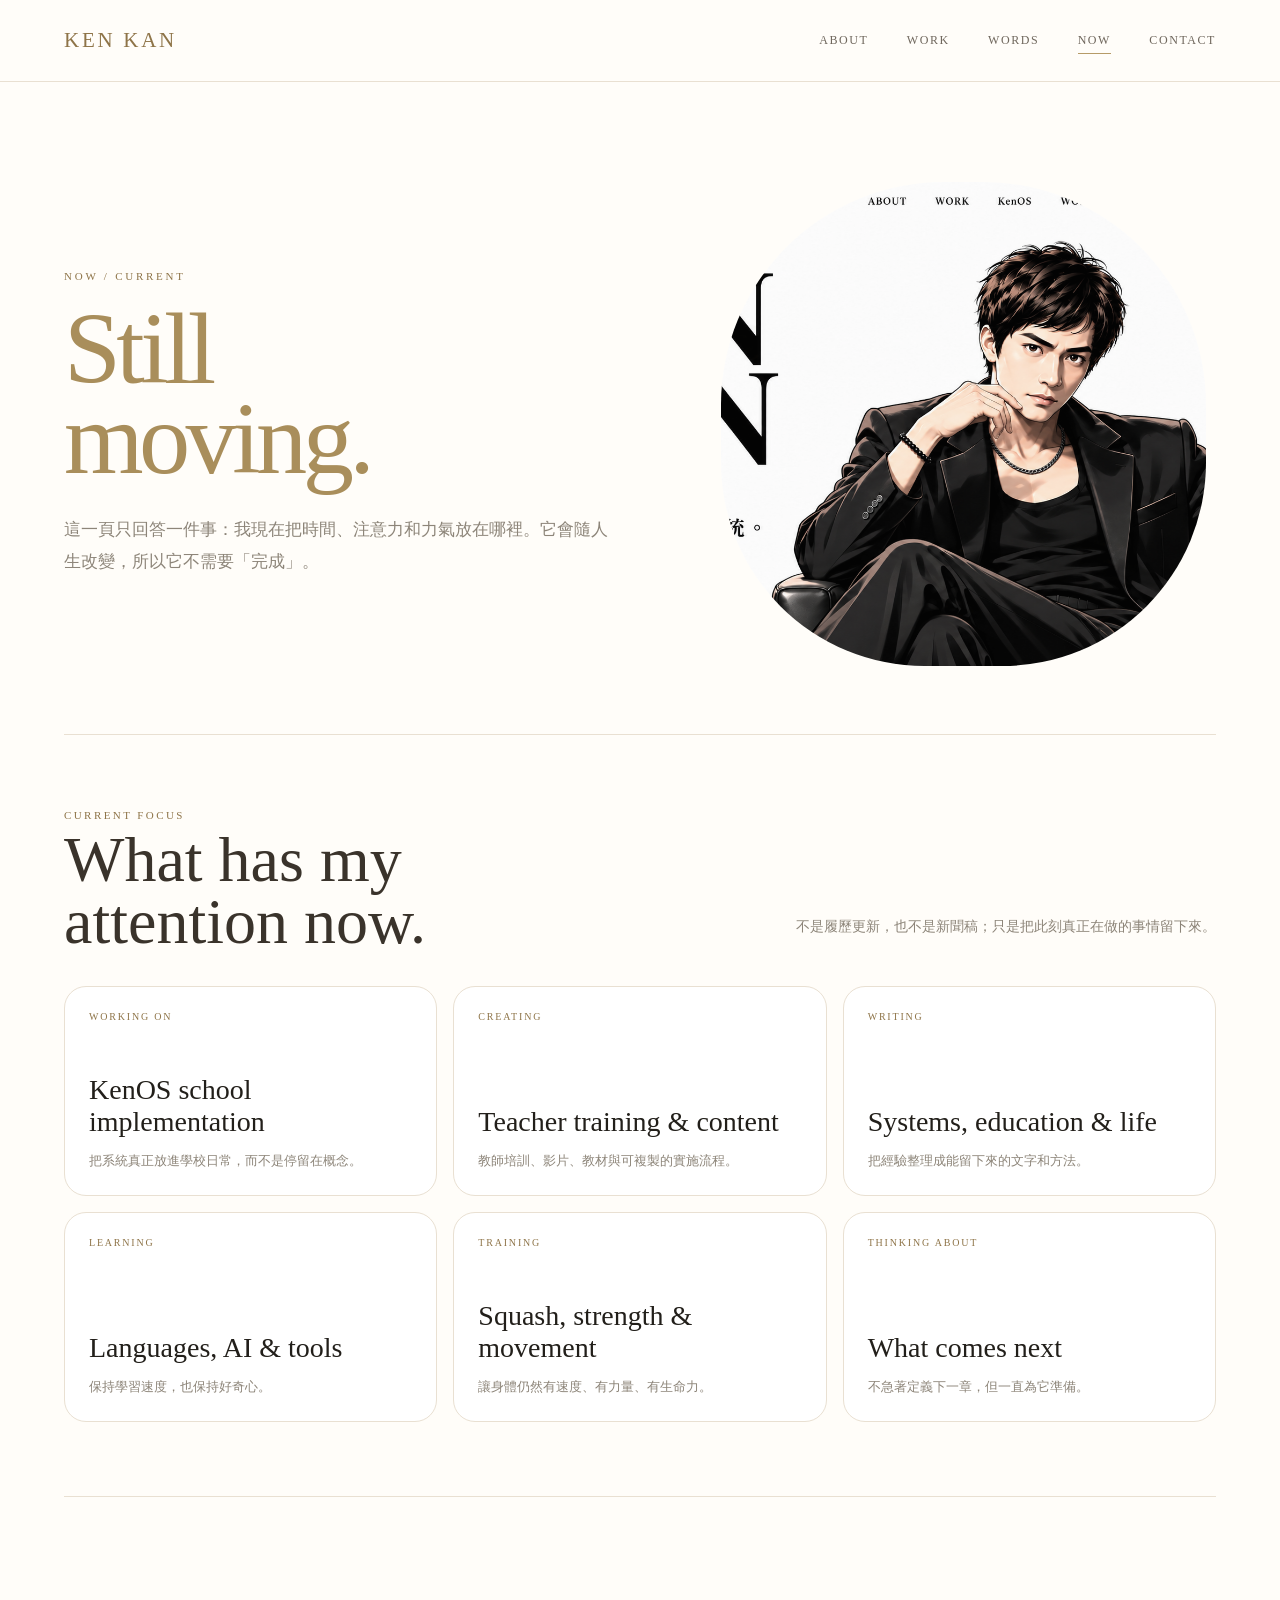
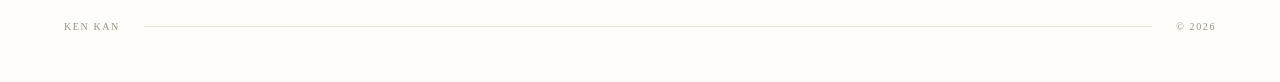
<file: now.html>
<!doctype html><html lang="zh-Hant"><head><meta charset="utf-8"><meta name="viewport" content="width=device-width,initial-scale=1"><meta name="theme-color" content="#fffdf9"><title>Now — Ken Kan</title><meta name="description" content="Ken Kan — experience, systems, work, words and what comes next."><link rel="stylesheet" href="assets/light.css"></head><body class="light-page"><header class="light-header"><a class="light-brand" href="index.html">KEN KAN</a><nav class="light-nav">
<a class="" href="about.html">ABOUT</a>
<a class="" href="work.html">WORK</a>
<a class="" href="words.html">WORDS</a>
<a class="active" href="now.html">NOW</a>
<a class="" href="contact.html">CONTACT</a>
</nav></header><main class="light-shell"><section class="light-hero"><div><p class="light-kicker">NOW / CURRENT</p><h1>Still<br>moving.</h1><p class="lead">這一頁只回答一件事：我現在把時間、注意力和力氣放在哪裡。它會隨人生改變，所以它不需要「完成」。</p></div><div class="cartoon-portrait" aria-hidden="true"><div class="cartoon-frame"><img src="homepage-master.png" alt=""></div></div></section>
<section class="light-section"><div class="section-top"><div><div class="section-no">CURRENT FOCUS</div><h2>What has my<br>attention now.</h2></div><p class="section-note">不是履歷更新，也不是新聞稿；只是把此刻真正在做的事情留下來。</p></div>
<div class="now-grid">
<div class="now-card"><span>WORKING ON</span><strong>KenOS school implementation</strong><p>把系統真正放進學校日常，而不是停留在概念。</p></div>
<div class="now-card"><span>CREATING</span><strong>Teacher training & content</strong><p>教師培訓、影片、教材與可複製的實施流程。</p></div>
<div class="now-card"><span>WRITING</span><strong>Systems, education & life</strong><p>把經驗整理成能留下來的文字和方法。</p></div>
<div class="now-card"><span>LEARNING</span><strong>Languages, AI & tools</strong><p>保持學習速度，也保持好奇心。</p></div>
<div class="now-card"><span>TRAINING</span><strong>Squash, strength & movement</strong><p>讓身體仍然有速度、有力量、有生命力。</p></div>
<div class="now-card"><span>THINKING ABOUT</span><strong>What comes next</strong><p>不急著定義下一章，但一直為它準備。</p></div>
</div></section></main><footer class="light-footer"><div>KEN KAN</div><div class="rule"></div><div>© 2026</div></footer></body></html>
</file>
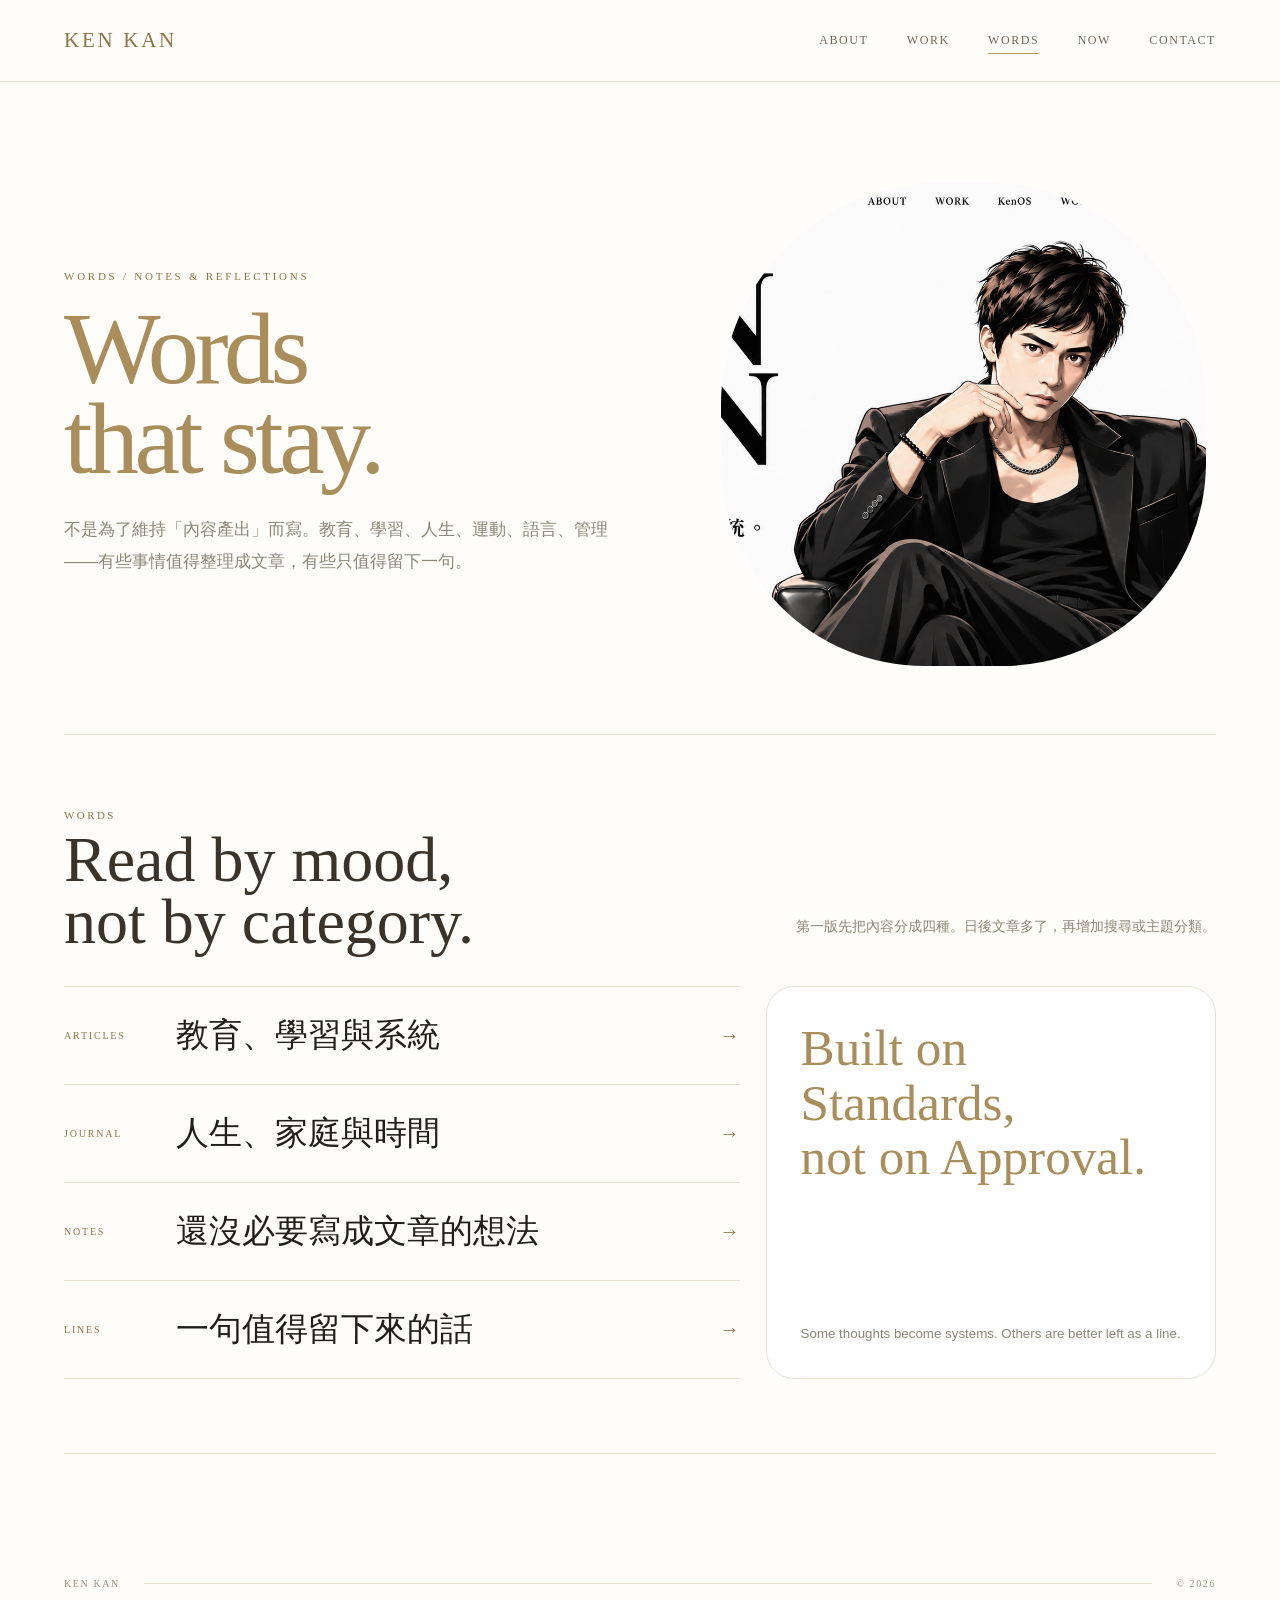
<file: words.html>
<!doctype html><html lang="zh-Hant"><head><meta charset="utf-8"><meta name="viewport" content="width=device-width,initial-scale=1"><meta name="theme-color" content="#fffdf9"><title>Words — Ken Kan</title><meta name="description" content="Ken Kan — experience, systems, work, words and what comes next."><link rel="stylesheet" href="assets/light.css"></head><body class="light-page"><header class="light-header"><a class="light-brand" href="index.html">KEN KAN</a><nav class="light-nav">
<a class="" href="about.html">ABOUT</a>
<a class="" href="work.html">WORK</a>
<a class="active" href="words.html">WORDS</a>
<a class="" href="now.html">NOW</a>
<a class="" href="contact.html">CONTACT</a>
</nav></header><main class="light-shell"><section class="light-hero"><div><p class="light-kicker">WORDS / NOTES & REFLECTIONS</p><h1>Words<br>that stay.</h1><p class="lead">不是為了維持「內容產出」而寫。教育、學習、人生、運動、語言、管理——有些事情值得整理成文章，有些只值得留下一句。</p></div><div class="cartoon-portrait" aria-hidden="true"><div class="cartoon-frame"><img src="homepage-master.png" alt=""></div></div></section>
<section class="light-section"><div class="section-top"><div><div class="section-no">WORDS</div><h2>Read by mood,<br>not by category.</h2></div><p class="section-note">第一版先把內容分成四種。日後文章多了，再增加搜尋或主題分類。</p></div>
<div class="words-grid"><div class="word-list">
<a class="word-item" href="#"><span class="type">ARTICLES</span><h3>教育、學習與系統</h3><span class="arrow">→</span></a>
<a class="word-item" href="#"><span class="type">JOURNAL</span><h3>人生、家庭與時間</h3><span class="arrow">→</span></a>
<a class="word-item" href="#"><span class="type">NOTES</span><h3>還沒必要寫成文章的想法</h3><span class="arrow">→</span></a>
<a class="word-item" href="#"><span class="type">LINES</span><h3>一句值得留下來的話</h3><span class="arrow">→</span></a>
</div><aside class="quote-panel"><blockquote>Built on Standards,<br>not on Approval.</blockquote><small>Some thoughts become systems. Others are better left as a line.</small></aside></div>
</section></main><footer class="light-footer"><div>KEN KAN</div><div class="rule"></div><div>© 2026</div></footer></body></html>
</file>
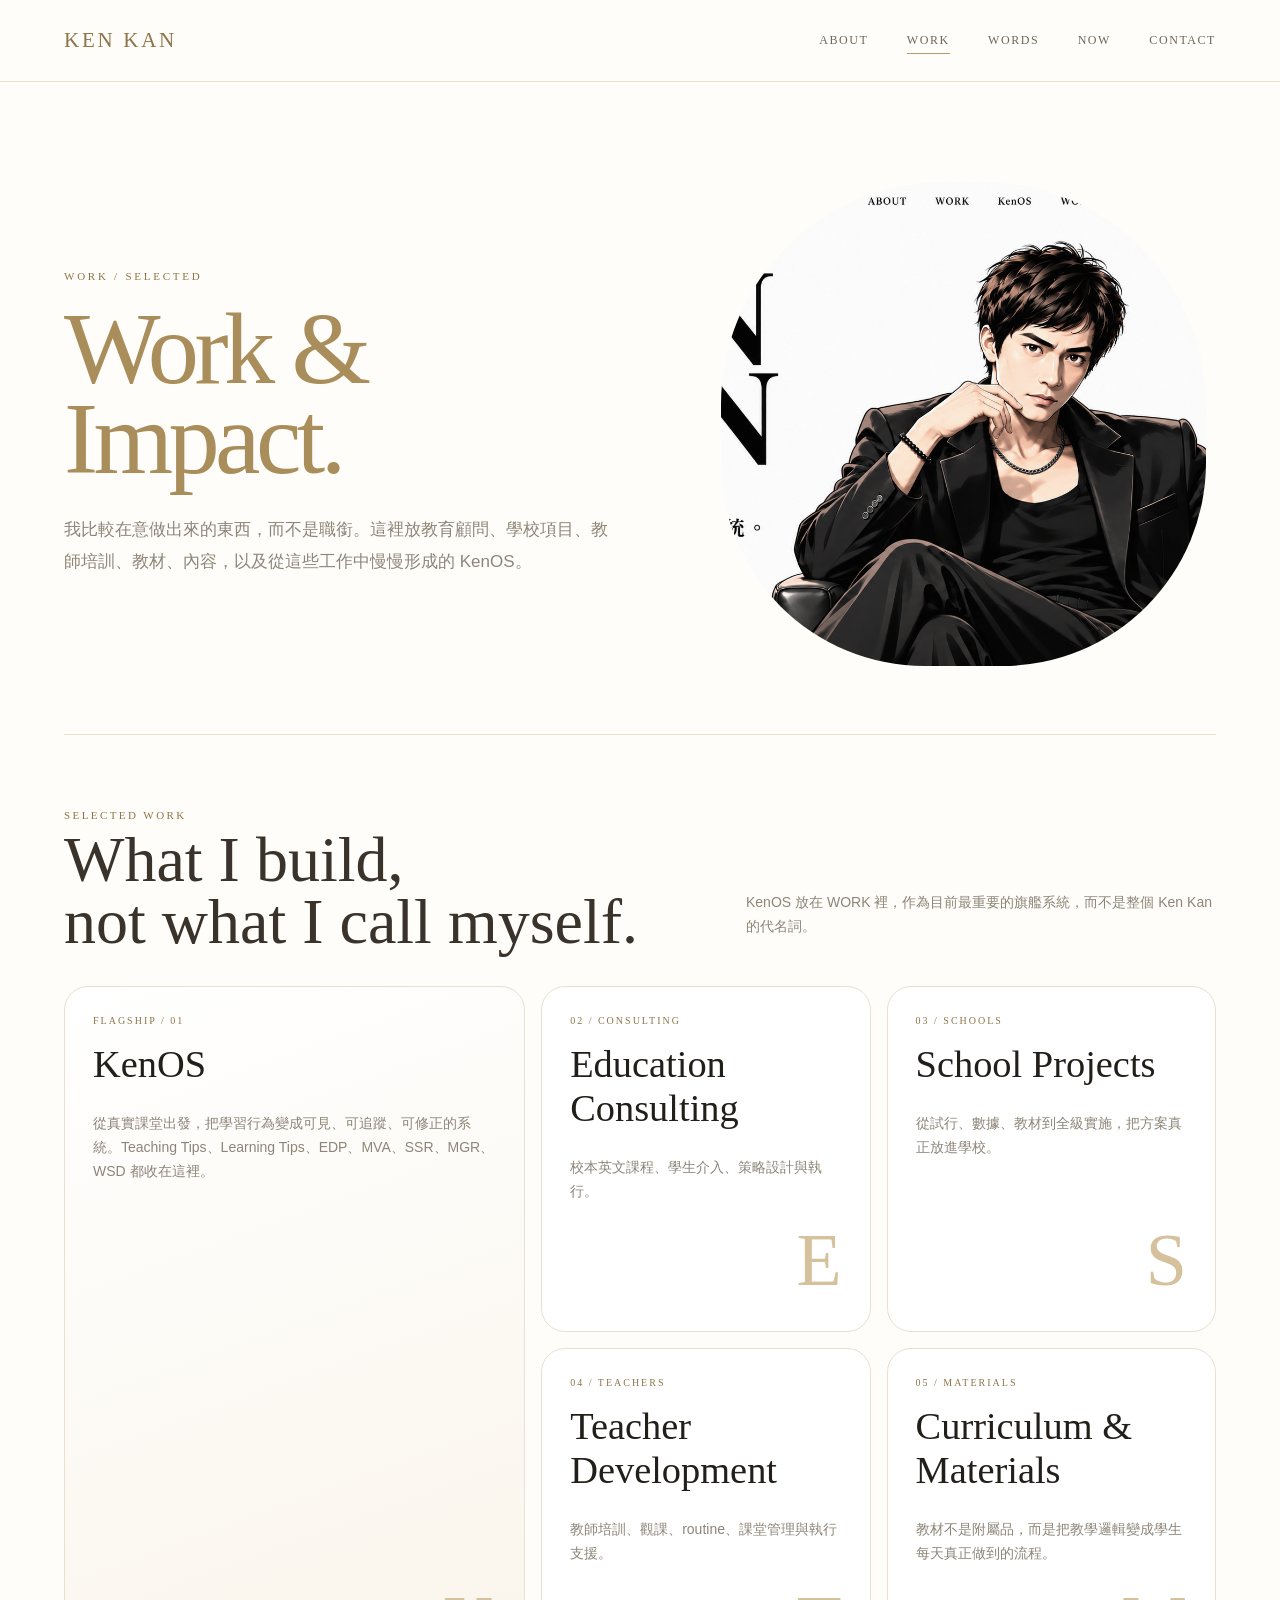
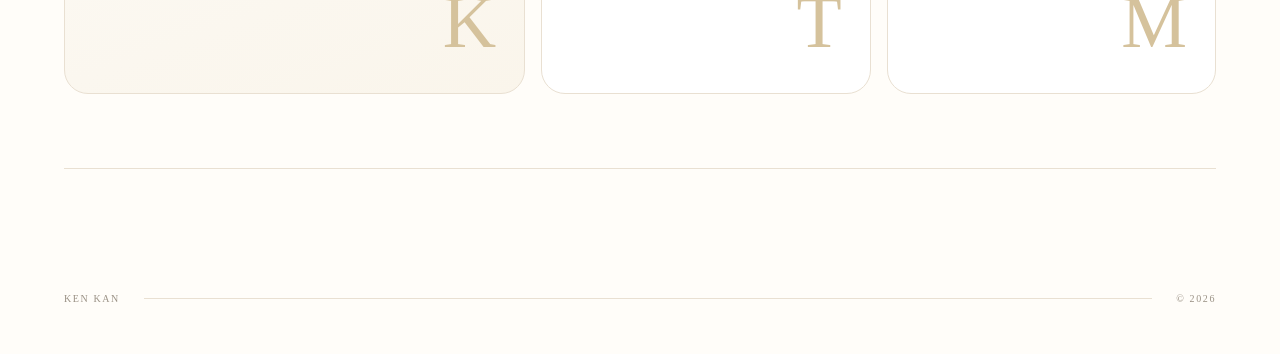
<file: work.html>
<!doctype html><html lang="zh-Hant"><head><meta charset="utf-8"><meta name="viewport" content="width=device-width,initial-scale=1"><meta name="theme-color" content="#fffdf9"><title>Work — Ken Kan</title><meta name="description" content="Ken Kan — experience, systems, work, words and what comes next."><link rel="stylesheet" href="assets/light.css"></head><body class="light-page"><header class="light-header"><a class="light-brand" href="index.html">KEN KAN</a><nav class="light-nav">
<a class="" href="about.html">ABOUT</a>
<a class="active" href="work.html">WORK</a>
<a class="" href="words.html">WORDS</a>
<a class="" href="now.html">NOW</a>
<a class="" href="contact.html">CONTACT</a>
</nav></header><main class="light-shell"><section class="light-hero"><div><p class="light-kicker">WORK / SELECTED</p><h1>Work &<br>Impact.</h1><p class="lead">我比較在意做出來的東西，而不是職銜。這裡放教育顧問、學校項目、教師培訓、教材、內容，以及從這些工作中慢慢形成的 KenOS。</p></div><div class="cartoon-portrait" aria-hidden="true"><div class="cartoon-frame"><img src="homepage-master.png" alt=""></div></div></section>
<section class="light-section"><div class="section-top"><div><div class="section-no">SELECTED WORK</div><h2>What I build,<br>not what I call myself.</h2></div><p class="section-note">KenOS 放在 WORK 裡，作為目前最重要的旗艦系統，而不是整個 Ken Kan 的代名詞。</p></div>
<div class="work-grid">
<a class="work-card flagship" href="kenos.html"><span class="tag">FLAGSHIP / 01</span><h3>KenOS</h3><p>從真實課堂出發，把學習行為變成可見、可追蹤、可修正的系統。Teaching Tips、Learning Tips、EDP、MVA、SSR、MGR、WSD 都收在這裡。</p><span class="mark">K</span></a>
<a class="work-card" href="#"><span class="tag">02 / CONSULTING</span><h3>Education Consulting</h3><p>校本英文課程、學生介入、策略設計與執行。</p><span class="mark">E</span></a>
<a class="work-card" href="#"><span class="tag">03 / SCHOOLS</span><h3>School Projects</h3><p>從試行、數據、教材到全級實施，把方案真正放進學校。</p><span class="mark">S</span></a>
<a class="work-card" href="#"><span class="tag">04 / TEACHERS</span><h3>Teacher Development</h3><p>教師培訓、觀課、routine、課堂管理與執行支援。</p><span class="mark">T</span></a>
<a class="work-card" href="#"><span class="tag">05 / MATERIALS</span><h3>Curriculum & Materials</h3><p>教材不是附屬品，而是把教學邏輯變成學生每天真正做到的流程。</p><span class="mark">M</span></a>
</div></section></main><footer class="light-footer"><div>KEN KAN</div><div class="rule"></div><div>© 2026</div></footer></body></html>
</file>
<file: assets/light.css>
:root{
  --paper:#fffdf9;--white:#fff;--ink:#221f1a;--muted:#8d8579;
  --gold:#b69b68;--gold-dark:#8e7448;--gold-pale:#e9ddc7;
  --line:#e9e0d2;--shadow:0 18px 55px rgba(87,67,34,.08)
}
*{box-sizing:border-box}
html{scroll-behavior:smooth}
body.light-page{margin:0;background:var(--paper);color:var(--ink);font-family:-apple-system,BlinkMacSystemFont,"Segoe UI","Noto Sans TC",Arial,sans-serif;-webkit-font-smoothing:antialiased}
a{color:inherit;text-decoration:none}
.light-header{height:82px;display:flex;align-items:center;padding:0 clamp(24px,5vw,76px);border-bottom:1px solid var(--line);background:rgba(255,253,249,.94);backdrop-filter:blur(12px);position:sticky;top:0;z-index:40}
.light-brand{font-family:Georgia,"Times New Roman",serif;font-size:21px;letter-spacing:.13em;color:var(--gold-dark);white-space:nowrap}
.light-nav{margin-left:auto;display:flex;gap:clamp(22px,3vw,48px);align-items:center;white-space:nowrap}
.light-nav a{font-family:Georgia,"Times New Roman",serif;font-size:12px;letter-spacing:.13em;color:#6f675d;position:relative;padding:12px 0}
.light-nav a:after{content:"";position:absolute;left:0;bottom:6px;width:0;height:1px;background:var(--gold);transition:.25s}
.light-nav a:hover:after,.light-nav a.active:after{width:100%}
.light-shell{max-width:1500px;margin:auto;padding:70px clamp(24px,5vw,76px) 90px}
.light-hero{min-height:48vh;display:grid;grid-template-columns:1.05fr .95fr;gap:7vw;align-items:center;border-bottom:1px solid var(--line);padding:30px 0 68px}
.light-kicker{font-family:Georgia,serif;color:var(--gold-dark);letter-spacing:.25em;font-size:11px;margin:0 0 22px}
.light-hero h1{margin:0;font-family:Georgia,"Times New Roman",serif;font-size:clamp(58px,8vw,122px);line-height:.88;font-weight:400;letter-spacing:-.045em;color:#a98e5b}
.light-hero .lead{max-width:650px;margin:30px 0 0;color:var(--muted);line-height:1.9;font-size:17px}
.cartoon-portrait{position:relative;min-height:430px;display:grid;place-items:center}
.cartoon-portrait:before{content:"";position:absolute;width:min(420px,82%);aspect-ratio:1;border-radius:50%;background:#f6efe3;border:1px solid var(--gold-pale)}
.cartoon-frame{position:relative;width:min(500px,96%);aspect-ratio:1/1;overflow:hidden;border-radius:46% 46% 42% 42%;z-index:2}
.cartoon-frame img{width:185%;height:100%;object-fit:cover;object-position:77% 50%;transform:translateX(-30%);filter:saturate(.92) contrast(.98)}
.light-section{padding:74px 0;border-bottom:1px solid var(--line)}
.section-top{display:flex;justify-content:space-between;gap:30px;align-items:end;margin-bottom:34px}
.section-no{font-family:Georgia,serif;color:var(--gold-dark);font-size:11px;letter-spacing:.22em}
.light-section h2{margin:8px 0 0;font-family:Georgia,"Times New Roman",serif;font-size:clamp(38px,5vw,72px);line-height:.96;font-weight:400;color:#3a332b}
.section-note{max-width:470px;color:var(--muted);line-height:1.7;font-size:14px}
.chapter-grid{display:grid;grid-template-columns:repeat(5,1fr);gap:14px}
.chapter-card{min-height:360px;border:1px solid var(--line);background:#fff;border-radius:22px;padding:22px;display:flex;flex-direction:column;transition:.28s;position:relative;overflow:hidden}
.chapter-card:hover{transform:translateY(-5px);box-shadow:var(--shadow);border-color:#dac9a9}
.chapter-card .mini-art{height:135px;display:grid;place-items:center;margin-bottom:20px;background:linear-gradient(145deg,#fff,#fbf6ed);border-radius:16px}
.chapter-card .mini-art span{font-family:Georgia,serif;font-size:58px;color:#c3aa7b}
.chapter-card .n{font-family:Georgia,serif;color:var(--gold-dark);font-size:11px;letter-spacing:.18em}
.chapter-card h3{font-family:"Noto Serif TC",Georgia,serif;font-size:20px;font-weight:500;margin:10px 0 6px;line-height:1.35}
.chapter-card h4{font-family:Georgia,serif;font-size:13px;color:#9a865f;font-weight:400;margin:0 0 12px;line-height:1.35}
.chapter-card p{font-size:13px;color:var(--muted);line-height:1.65;margin:0}
.chapter-card .go{margin-top:auto;padding-top:18px;color:var(--gold-dark);font-size:18px}
.work-grid{display:grid;grid-template-columns:1.4fr 1fr 1fr;gap:16px}
.work-card{min-height:260px;border:1px solid var(--line);border-radius:24px;padding:28px;background:#fff;display:flex;flex-direction:column;position:relative;overflow:hidden;transition:.28s}
.work-card.flagship{grid-row:span 2;min-height:536px;background:linear-gradient(160deg,#fff 0%,#faf5eb 100%)}
.work-card:hover{transform:translateY(-4px);box-shadow:var(--shadow)}
.work-card .tag{font-family:Georgia,serif;font-size:10px;letter-spacing:.2em;color:var(--gold-dark)}
.work-card h3{font-family:Georgia,serif;font-size:clamp(28px,3vw,48px);font-weight:400;margin:16px 0 12px}
.work-card p{color:var(--muted);line-height:1.7;font-size:14px;max-width:500px}
.work-card .mark{margin-top:auto;font-family:Georgia,serif;font-size:74px;color:#d5c29c;align-self:flex-end}
.words-grid{display:grid;grid-template-columns:1.2fr .8fr;gap:26px}
.word-list{border-top:1px solid var(--line)}
.word-item{display:grid;grid-template-columns:90px 1fr auto;gap:22px;padding:26px 0;border-bottom:1px solid var(--line);align-items:center}
.word-item .type{font-family:Georgia,serif;color:var(--gold-dark);font-size:10px;letter-spacing:.18em}
.word-item h3{margin:0;font-family:Georgia,serif;font-size:clamp(22px,2.6vw,36px);font-weight:400}
.word-item .arrow{color:var(--gold-dark);font-size:20px}
.quote-panel{border:1px solid var(--line);border-radius:28px;padding:34px;background:#fff;min-height:360px;display:flex;flex-direction:column;justify-content:space-between}
.quote-panel blockquote{font-family:Georgia,serif;font-size:clamp(31px,4vw,56px);line-height:1.06;color:#a98e5b;margin:0}
.quote-panel small{color:var(--muted);line-height:1.6}
.now-grid{display:grid;grid-template-columns:repeat(3,1fr);gap:16px}
.now-card{border:1px solid var(--line);border-radius:22px;background:#fff;padding:24px;min-height:210px;display:flex;flex-direction:column}
.now-card span{font-family:Georgia,serif;color:var(--gold-dark);font-size:10px;letter-spacing:.18em}
.now-card strong{font-family:Georgia,serif;font-size:28px;font-weight:400;margin-top:auto}
.now-card p{color:var(--muted);font-size:13px;line-height:1.65;margin:12px 0 0}
.contact-grid{display:grid;grid-template-columns:1fr 1fr;gap:18px}
.contact-card{border:1px solid var(--line);border-radius:24px;background:#fff;padding:30px;min-height:180px;display:flex;align-items:flex-end;justify-content:space-between;transition:.25s}
.contact-card:hover{transform:translateY(-4px);box-shadow:var(--shadow)}
.contact-card span{font-family:Georgia,serif;color:var(--gold-dark);font-size:10px;letter-spacing:.18em}
.contact-card strong{display:block;font-family:Georgia,serif;font-size:30px;font-weight:400;margin-top:12px}
.kenos-map{display:grid;grid-template-columns:repeat(5,1fr);gap:14px}
.kenos-node{border:1px solid var(--line);border-radius:20px;background:#fff;padding:26px;text-align:center}
.kenos-node strong{font-family:Georgia,serif;font-size:28px;font-weight:400;color:var(--gold-dark)}
.kenos-node small{display:block;color:var(--muted);margin-top:9px;line-height:1.5}
.light-footer{display:flex;gap:24px;align-items:center;padding:34px clamp(24px,5vw,76px) 50px;max-width:1500px;margin:auto;color:#9a9185;font-family:Georgia,serif;font-size:10px;letter-spacing:.16em}
.light-footer .rule{height:1px;background:var(--line);flex:1}
.chapter-page{max-width:1120px;margin:auto;padding:90px clamp(24px,6vw,80px)}
.chapter-page .back{font-family:Georgia,serif;color:var(--gold-dark);letter-spacing:.12em;font-size:12px}
.chapter-page h1{font-family:"Noto Serif TC",Georgia,serif;font-size:clamp(45px,7vw,82px);font-weight:400;line-height:1.04;margin:55px 0 14px}
.chapter-page h2{font-family:Georgia,serif;font-weight:400;color:#9a865f;margin:0 0 42px}
.chapter-page .intro{font-family:Georgia,"Noto Serif TC",serif;font-size:20px;line-height:1.95;color:#625b51;max-width:820px}
.chapter-page .chapter-visual{margin-top:55px;height:300px;border:1px solid var(--line);border-radius:28px;background:linear-gradient(145deg,#fff,#f8f1e6);overflow:hidden;position:relative}
.chapter-page .chapter-visual:after{content:"KEN KAN";position:absolute;right:28px;bottom:20px;font-family:Georgia,serif;letter-spacing:.16em;color:#c6ad80;font-size:12px}
@media(max-width:1050px){
  .light-hero{grid-template-columns:1fr}.cartoon-portrait{min-height:340px}
  .chapter-grid{grid-template-columns:repeat(2,1fr)}
  .work-grid{grid-template-columns:1fr 1fr}.work-card.flagship{grid-row:auto;grid-column:1/-1;min-height:420px}
  .words-grid{grid-template-columns:1fr}.now-grid{grid-template-columns:1fr 1fr}.kenos-map{grid-template-columns:repeat(2,1fr)}
}
@media(max-width:700px){
  .light-header{height:70px;overflow:auto}.light-nav{gap:22px;margin-left:32px}
  .light-shell{padding-top:35px}.light-hero{min-height:auto;padding-top:20px}
  .chapter-grid,.work-grid,.now-grid,.contact-grid,.kenos-map{grid-template-columns:1fr}
  .work-card.flagship{grid-column:auto}.word-item{grid-template-columns:64px 1fr auto}
  .cartoon-frame{width:95%}
}
</file>
